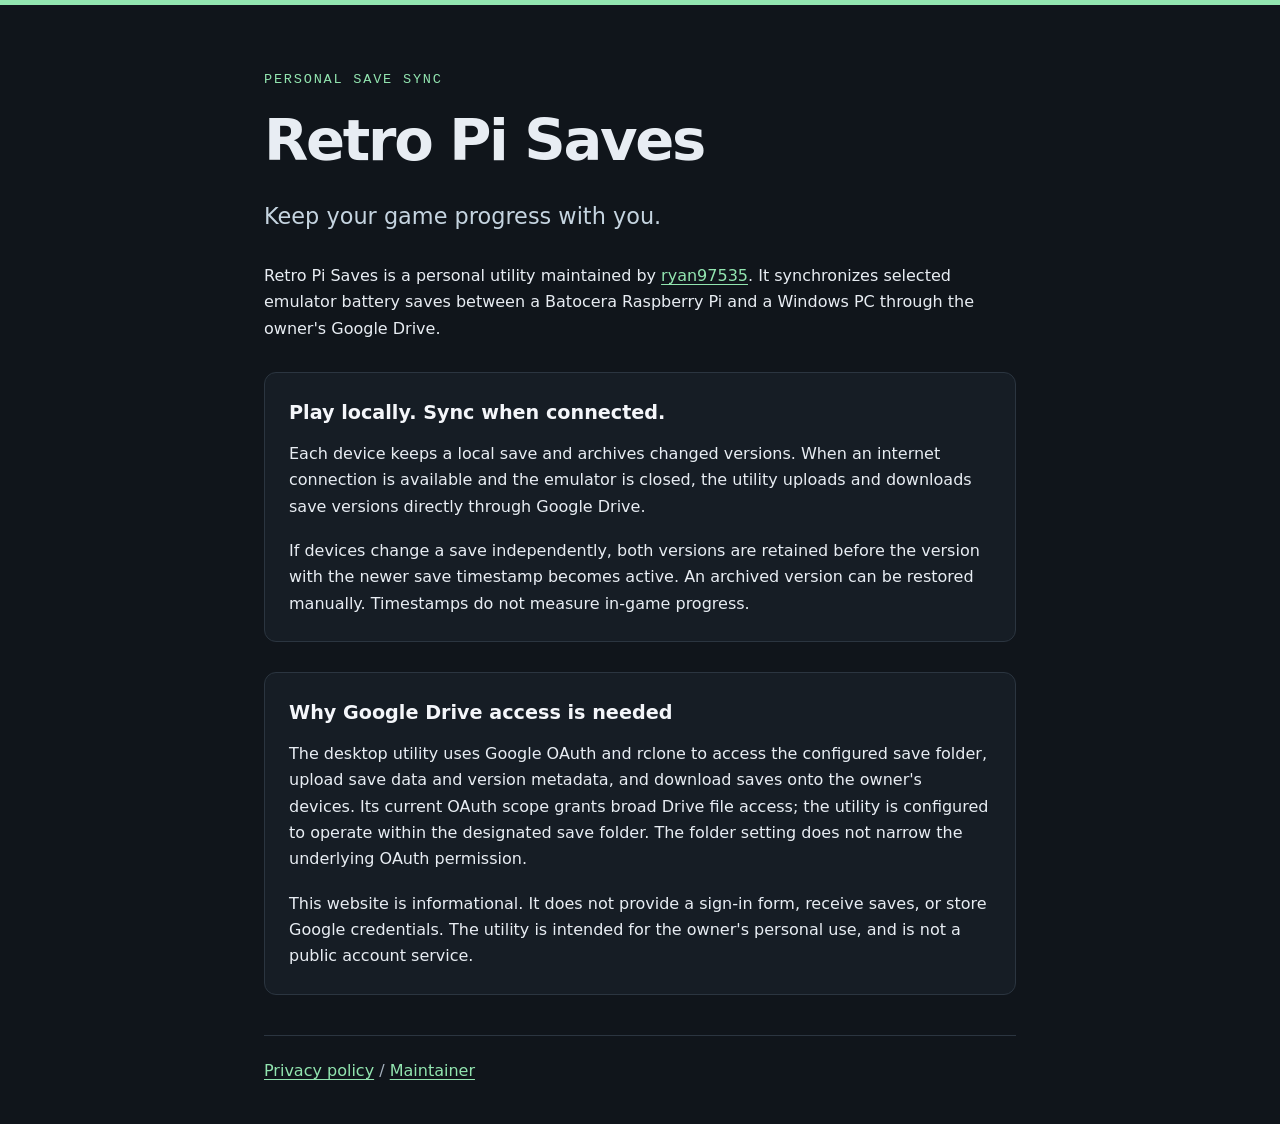
<file: index.html>
<!doctype html>
<html lang="en">
<head>
  <meta charset="utf-8">
  <meta name="viewport" content="width=device-width,initial-scale=1">
  <meta name="description" content="Retro Pi Saves: personal game save synchronization between a Batocera Pi and a PC using Google Drive.">
  <title>Retro Pi Saves</title>
  <link rel="stylesheet" href="style.css">
</head>
<body>
  <main>
    <p class="eyebrow">PERSONAL SAVE SYNC</p>
    <h1>Retro Pi Saves</h1>
    <p class="lead">Keep your game progress with you.</p>
    <p>Retro Pi Saves is a personal utility maintained by <a href="https://github.com/ryan97535">ryan97535</a>. It synchronizes selected emulator battery saves between a Batocera Raspberry Pi and a Windows PC through the owner's Google Drive.</p>
    <section>
      <h2>Play locally. Sync when connected.</h2>
      <p>Each device keeps a local save and archives changed versions. When an internet connection is available and the emulator is closed, the utility uploads and downloads save versions directly through Google Drive.</p>
      <p>If devices change a save independently, both versions are retained before the version with the newer save timestamp becomes active. An archived version can be restored manually. Timestamps do not measure in-game progress.</p>
    </section>
    <section>
      <h2>Why Google Drive access is needed</h2>
      <p>The desktop utility uses Google OAuth and rclone to access the configured save folder, upload save data and version metadata, and download saves onto the owner's devices. Its current OAuth scope grants broad Drive file access; the utility is configured to operate within the designated save folder. The folder setting does not narrow the underlying OAuth permission.</p>
      <p>This website is informational. It does not provide a sign-in form, receive saves, or store Google credentials. The utility is intended for the owner's personal use, and is not a public account service.</p>
    </section>
    <footer><a href="privacy.html">Privacy policy</a><span aria-hidden="true"> / </span><a href="https://github.com/ryan97535">Maintainer</a></footer>
  </main>
</body>
</html>
</file>
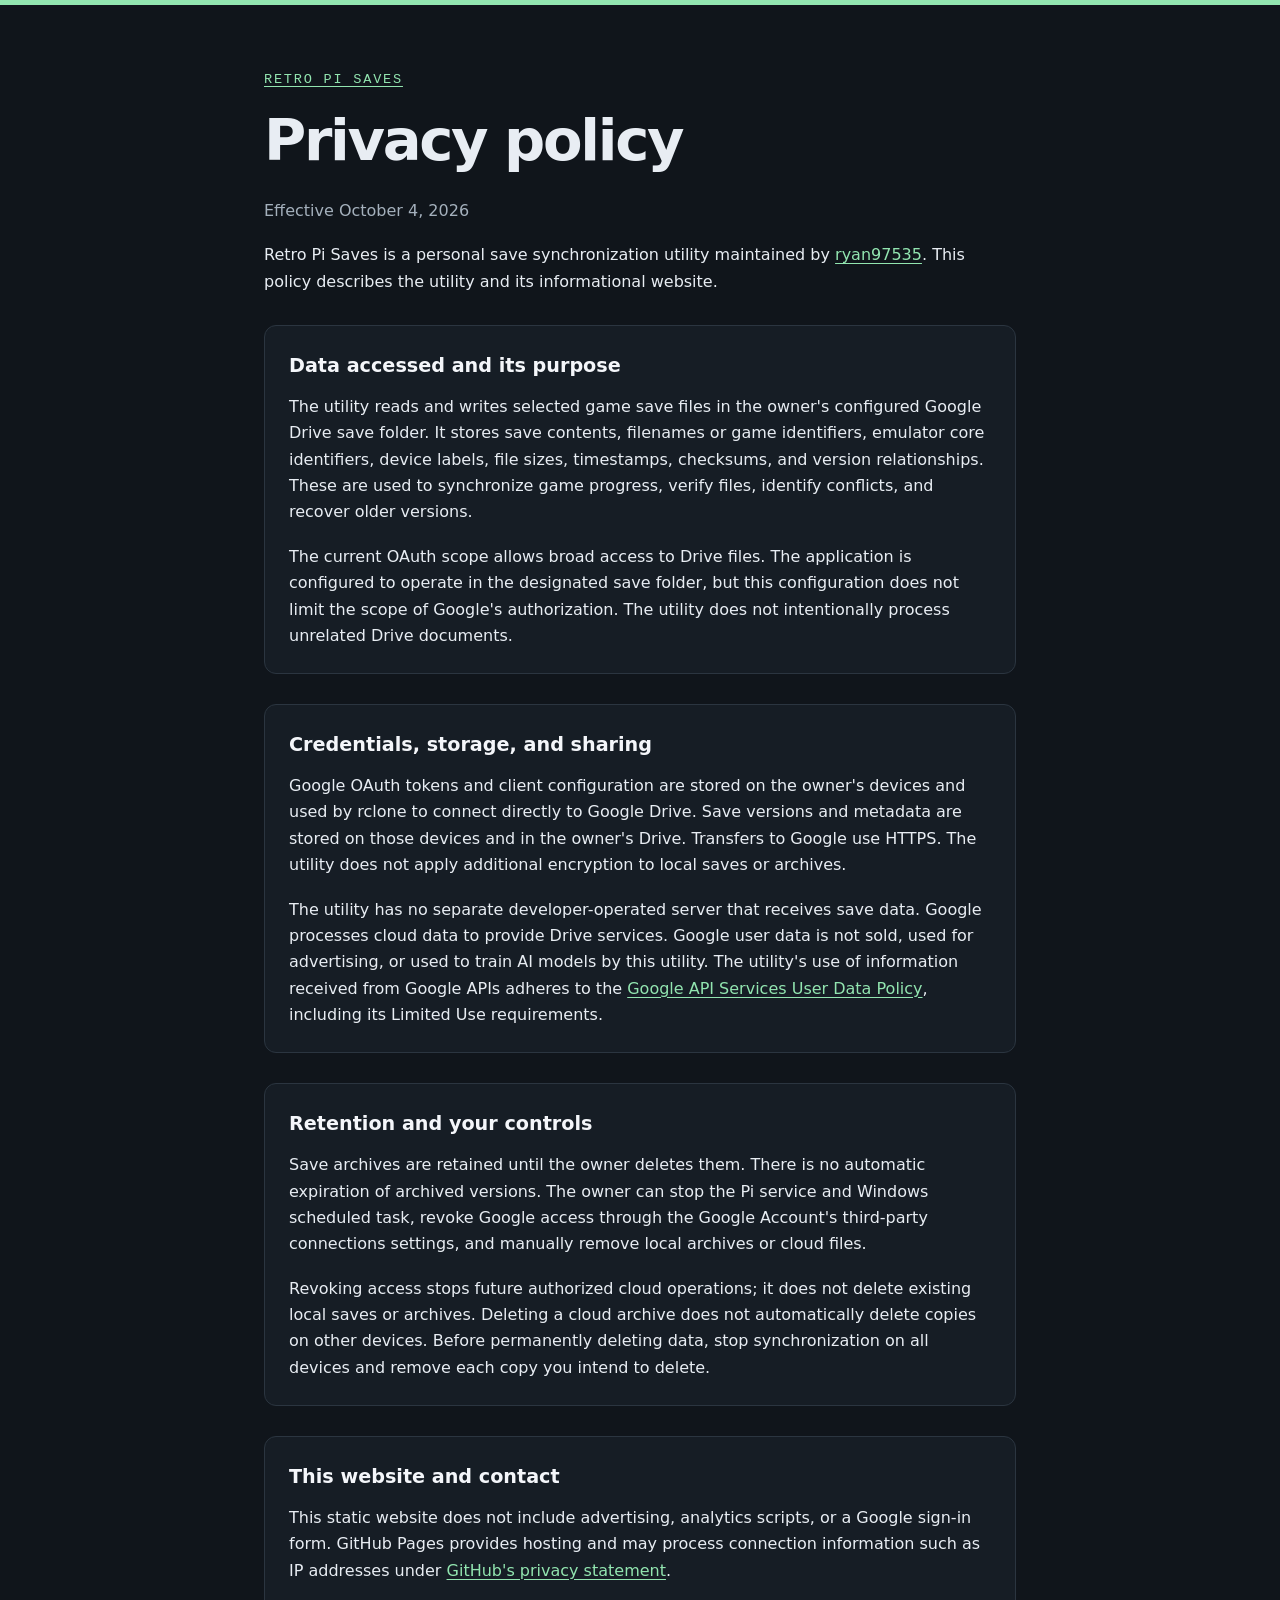
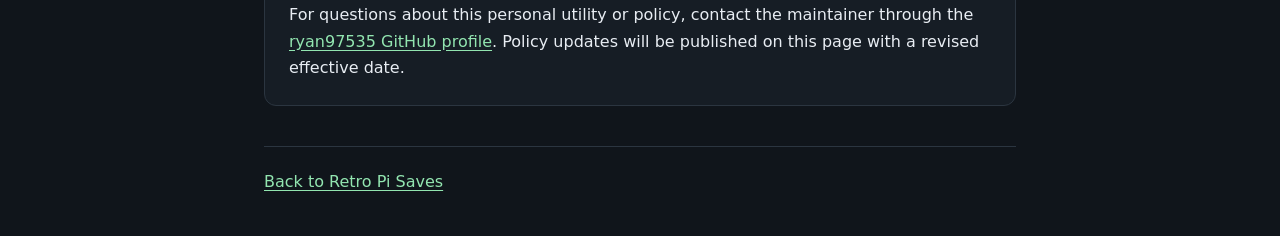
<file: privacy.html>
<!doctype html>
<html lang="en">
<head>
  <meta charset="utf-8">
  <meta name="viewport" content="width=device-width,initial-scale=1">
  <meta name="description" content="How Retro Pi Saves uses and retains Google Drive data and local game save archives.">
  <title>Privacy policy | Retro Pi Saves</title>
  <link rel="stylesheet" href="style.css">
</head>
<body>
  <main>
    <p class="eyebrow"><a href="index.html">RETRO PI SAVES</a></p>
    <h1>Privacy policy</h1>
    <p class="muted">Effective October 4, 2026</p>
    <p>Retro Pi Saves is a personal save synchronization utility maintained by <a href="https://github.com/ryan97535">ryan97535</a>. This policy describes the utility and its informational website.</p>
    <section>
      <h2>Data accessed and its purpose</h2>
      <p>The utility reads and writes selected game save files in the owner's configured Google Drive save folder. It stores save contents, filenames or game identifiers, emulator core identifiers, device labels, file sizes, timestamps, checksums, and version relationships. These are used to synchronize game progress, verify files, identify conflicts, and recover older versions.</p>
      <p>The current OAuth scope allows broad access to Drive files. The application is configured to operate in the designated save folder, but this configuration does not limit the scope of Google's authorization. The utility does not intentionally process unrelated Drive documents.</p>
    </section>
    <section>
      <h2>Credentials, storage, and sharing</h2>
      <p>Google OAuth tokens and client configuration are stored on the owner's devices and used by rclone to connect directly to Google Drive. Save versions and metadata are stored on those devices and in the owner's Drive. Transfers to Google use HTTPS. The utility does not apply additional encryption to local saves or archives.</p>
      <p>The utility has no separate developer-operated server that receives save data. Google processes cloud data to provide Drive services. Google user data is not sold, used for advertising, or used to train AI models by this utility. The utility's use of information received from Google APIs adheres to the <a href="https://developers.google.com/terms/api-services-user-data-policy">Google API Services User Data Policy</a>, including its Limited Use requirements.</p>
    </section>
    <section>
      <h2>Retention and your controls</h2>
      <p>Save archives are retained until the owner deletes them. There is no automatic expiration of archived versions. The owner can stop the Pi service and Windows scheduled task, revoke Google access through the Google Account's third-party connections settings, and manually remove local archives or cloud files.</p>
      <p>Revoking access stops future authorized cloud operations; it does not delete existing local saves or archives. Deleting a cloud archive does not automatically delete copies on other devices. Before permanently deleting data, stop synchronization on all devices and remove each copy you intend to delete.</p>
    </section>
    <section>
      <h2>This website and contact</h2>
      <p>This static website does not include advertising, analytics scripts, or a Google sign-in form. GitHub Pages provides hosting and may process connection information such as IP addresses under <a href="https://docs.github.com/en/site-policy/privacy-policies/github-general-privacy-statement">GitHub's privacy statement</a>.</p>
      <p>For questions about this personal utility or policy, contact the maintainer through the <a href="https://github.com/ryan97535">ryan97535 GitHub profile</a>. Policy updates will be published on this page with a revised effective date.</p>
    </section>
    <footer><a href="index.html">Back to Retro Pi Saves</a></footer>
  </main>
</body>
</html>
</file>
<file: style.css>
:root{color-scheme:dark;font-family:system-ui,-apple-system,BlinkMacSystemFont,"Segoe UI",sans-serif;background:#10151b;color:#e8edf3;line-height:1.65}
*{box-sizing:border-box}body{margin:0;border-top:5px solid #92e5b0}main{max-width:800px;margin:0 auto;padding:64px 24px 40px}h1{font-size:clamp(2.25rem,7vw,3.6rem);line-height:1.12;letter-spacing:-.04em;margin:14px 0 24px}h2{font-size:1.2rem;color:#f4f6fa;margin:0 0 12px}p{margin:0 0 18px}.eyebrow{font-family:monospace;letter-spacing:.13em;font-size:.85rem;color:#92e5b0}.lead{font-size:1.4rem;color:#c5d4e0;margin-bottom:28px}a{color:#92e5b0;text-underline-offset:.2em}a:hover{color:#c5ffdc}a:focus-visible{outline:2px solid #92e5b0;outline-offset:4px}.muted{color:#a4b0bc}section{margin-top:30px;padding:24px;border:1px solid #2b3540;border-radius:12px;background:#161d25}section p:last-child{margin-bottom:0}footer{border-top:1px solid #2b3540;margin-top:40px;padding-top:22px;color:#a4b0bc}@media(max-width:480px){main{padding-top:36px}section{padding:18px}}
</file>
